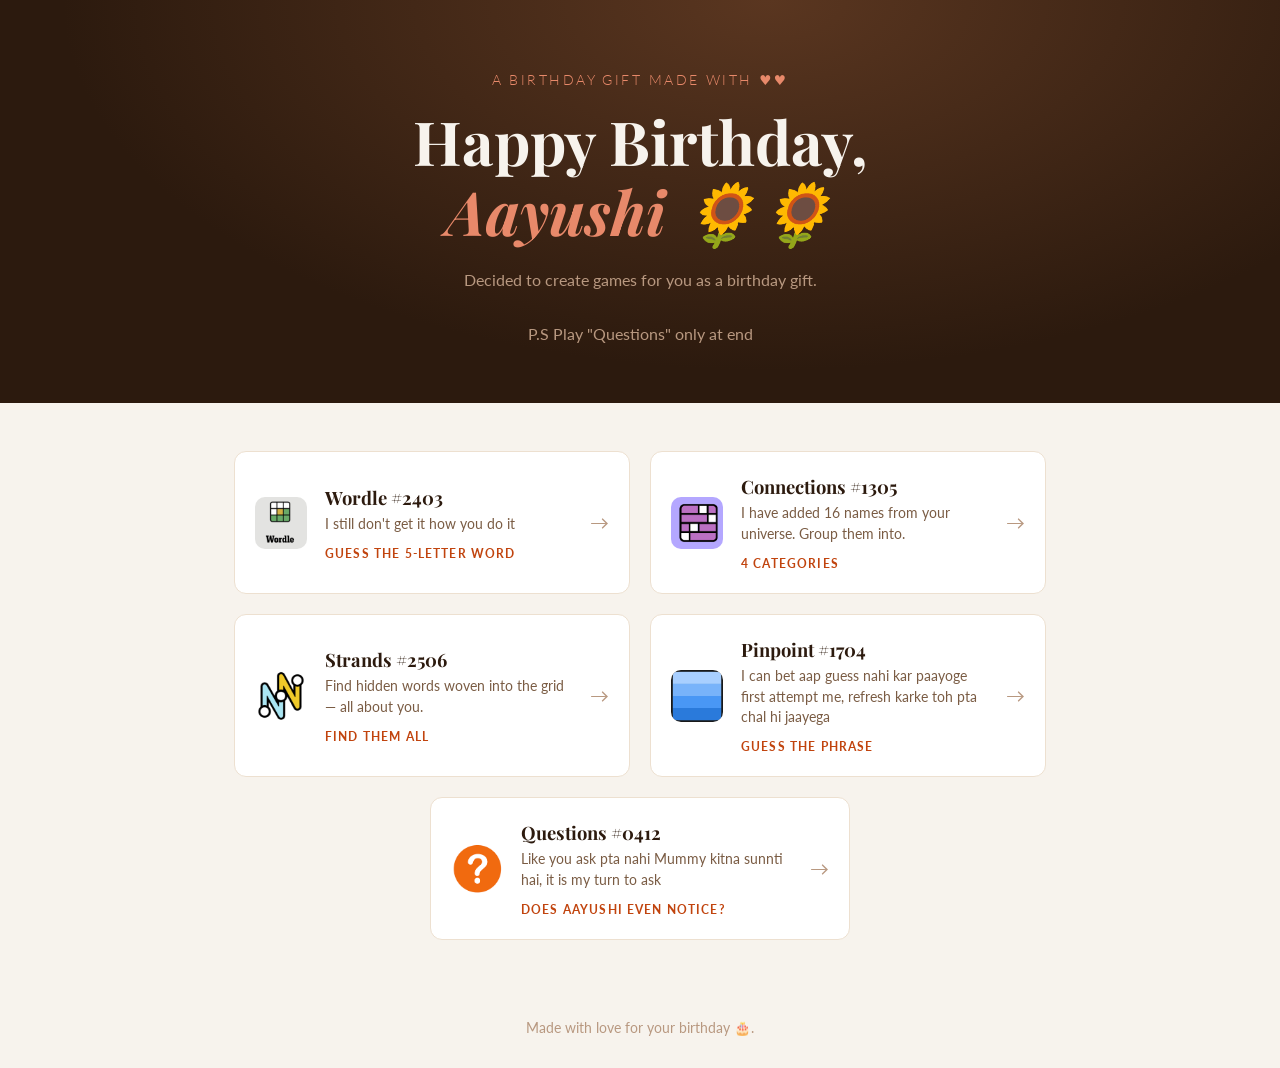
<file: index.html>
<!DOCTYPE html>
<html lang="en">
<head>
  <meta charset="UTF-8" />
  <meta name="viewport" content="width=device-width, initial-scale=1.0" />
  <title>Happy Birthday! 🎂</title>
  <link rel="preconnect" href="https://fonts.googleapis.com">
  <link href="https://fonts.googleapis.com/css2?family=Playfair+Display:wght@400;700&family=Lato:wght@300;400;700&display=swap" rel="stylesheet">
  <link rel="stylesheet" href="css/index.css" />
</head>
<body>
  <div class="hero">
    <div class="confetti-bg"></div>
    <div class="hero-content">
      <p class="eyebrow">A birthday gift made with ♥♥</p>
      <h1>Happy Birthday,<br><span class="name-slot">Aayushi 🌻🌻 </span></h1>
      <p class="subtitle">Decided to create games for you as a birthday gift.<br> <br> P.S Play "Questions" only at end </p>
    </div>
  </div>

  <main class="games-grid">

    <a href="games/wordle.html" class="game-card">
      <div class="game-icon">
        <img src="images/wordle-logo.png" alt="W">
      </div>
      <div class="game-info">
        <h2>Wordle #2403</h2>
        <p>I still don't get it how you do it</p>
        <span class="game-tag">Guess the 5-letter word</span>
      </div>
      <div class="arrow">→</div>
    </a>

    <a href="games/connections.html" class="game-card">
      <div class="game-icon">
        <img src="images/connections-logo.png" alt="C">
      </div>
      <div class="game-info">
        <h2>Connections #1305</h2>
        <p>I have added 16 names from your universe. Group them into.</p>
        <span class="game-tag">4 categories</span>
      </div>
      <div class="arrow">→</div>
    </a>

    <a href="games/strands.html" class="game-card">
      <div class="game-icon">
        <img src="images/strands-logo.png" alt="S">
      </div>
      <div class="game-info">
        <h2>Strands #2506</h2>
        <p>Find hidden words woven into the grid — all about you.</p>
        <span class="game-tag">Find them all</span>
      </div>
      <div class="arrow">→</div>
    </a>

    <a href="games/pinpoint.html" class="game-card">
      <div class="game-icon">
        <img src="images/pinpoint-logo.png" alt="✦">
      </div>
      <div class="game-info">
        <h2>Pinpoint #1704</h2>
        <p>I can bet aap guess nahi kar paayoge first attempt me, refresh karke toh pta chal hi jaayega</p>
        <span class="game-tag">Guess the Phrase</span>
      </div>
      <div class="arrow">→</div>
    </a>

    <a href="games/questions.html" class="game-card game-card-last">
      <div class="game-icon">
        <img src="images/questions-logo.png" alt="?">
      </div>
      <div class="game-info">
        <h2>Questions #0412</h2>
        <p>Like you ask pta nahi Mummy kitna sunnti hai, it is my turn to ask</p>
        <span class="game-tag">Does Aayushi even notice?</span>
      </div>
      <div class="arrow">→</div>
    </a>

  </main>

  <footer>
    <p>Made with love for your birthday 🎂. </p>
  </footer>
</body>
</html>
</file>
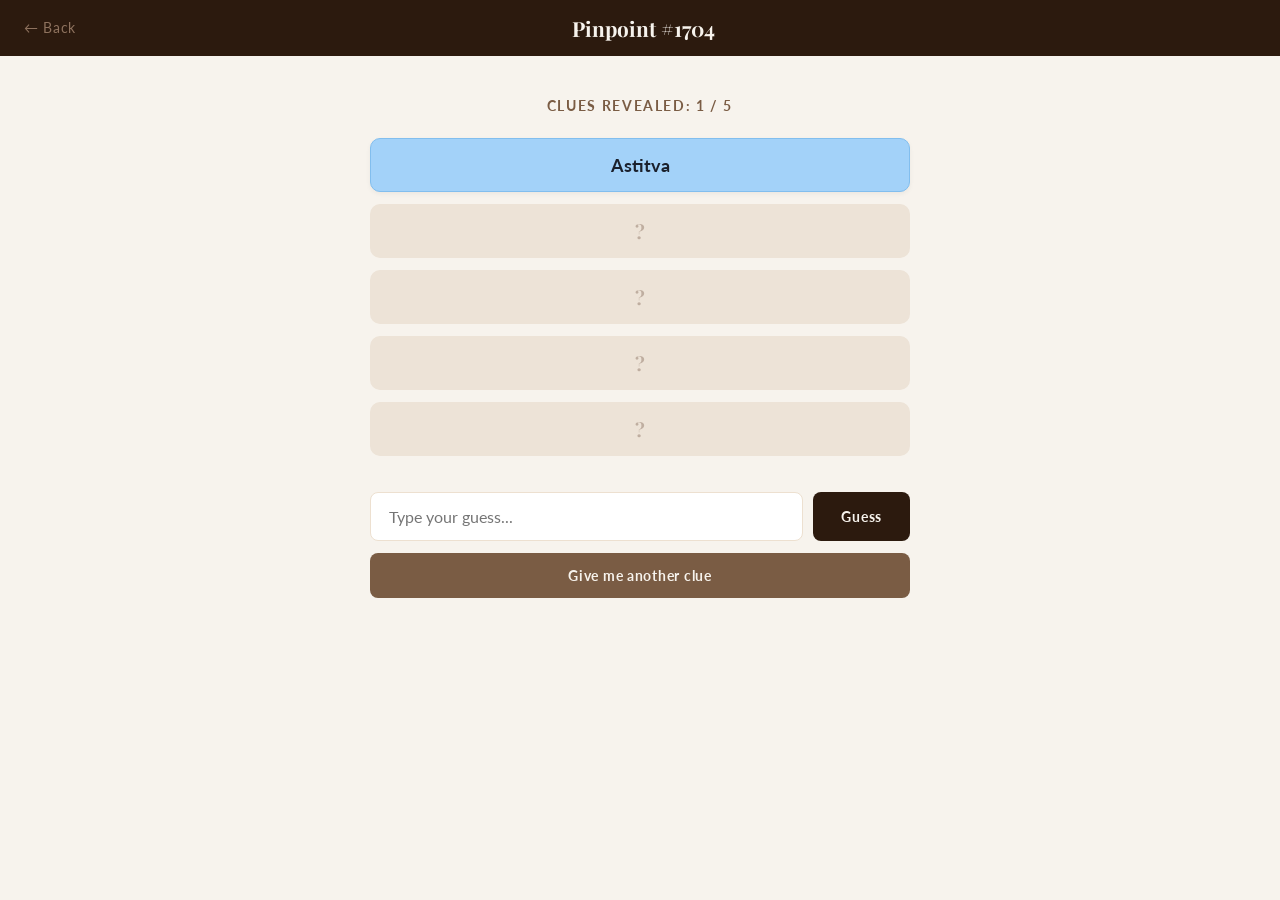
<file: games/pinpoint.html>
<!DOCTYPE html>
<html lang="en">
<head>
  <meta charset="UTF-8">
  <meta name="viewport" content="width=device-width, initial-scale=1.0">
  <title>Pinpoint | Aayushi's Birthday Edition 🎂</title>
  <link rel="preconnect" href="https://fonts.googleapis.com">
  <link href="https://fonts.googleapis.com/css2?family=Playfair+Display:wght@400;700&family=Lato:wght@300;400;700&display=swap" rel="stylesheet">
  <link rel="stylesheet" href="../css/style.css">
  <style>
    .pinpoint-container {
      width: 100%;
      max-width: 540px;
      display: flex;
      flex-direction: column;
      gap: 24px;
      margin-top: 10px;
      position: relative;
    }
    
    .guess-counter {
      text-align: center;
      font-size: 0.85rem;
      color: var(--mid);
      font-weight: 700;
      letter-spacing: 0.12em;
      text-transform: uppercase;
    }

    /* Pinpoint Grid layout with individual gaps */
    .pinpoint-grid {
      display: flex;
      flex-direction: column;
      gap: 12px;
      width: 100%;
    }
    
    /* Individual clue rows styled with the Pinpoint blue colors */
    .clue-row {
      min-height: 54px;
      display: flex;
      align-items: center;
      justify-content: center;
      padding: 12px 24px;
      text-align: center;
      font-weight: 700;
      font-size: 1.1rem;
      border-radius: 10px;
      transition: all 0.3s ease;
    }

    /* Revealed state: Progressively darker blue shades */
    .clue-row.revealed {
      color: #1a202c;
      box-shadow: 0 2px 5px rgba(0,0,0,0.05);
    }
    #row-0.revealed { background-color: #a3d2f9; border: 1px solid #82beee; }
    #row-1.revealed { background-color: #82beee; border: 1px solid #60aae3; }
    #row-2.revealed { background-color: #60aae3; border: 1px solid #4397db; }
    #row-3.revealed { background-color: #4397db; border: 1px solid #2b82cb; }
    #row-4.revealed { background-color: #2b82cb; border: 1px solid #1e6bb3; color: #ffffff; }

    /* Locked state: Muted beige placeholder with a centered '?' */
    .clue-row.locked {
      background: #ede3d7;
      color: #bfaea0;
      font-family: var(--ff-display);
      font-size: 1.2rem;
    }

    /* Answer Row styled in custom highlighted theme when game finishes */
    .answer-row {
      background-color: #e0f0fe;
      border: 1.5px solid #bae0fd;
      color: #1e40af;
      min-height: 54px;
      display: flex;
      align-items: center;
      justify-content: center;
      gap: 10px;
      font-weight: 700;
      font-size: 1.15rem;
      border-radius: 10px;
      margin-top: 4px;
    }
    
    /* Checkmark circle graphic styling */
    .check-icon {
      width: 20px;
      height: 20px;
      fill: none;
      stroke: #1e40af;
      stroke-width: 2.5;
      stroke-linecap: round;
      stroke-linejoin: round;
    }

    /* Controls Alignment matching user image layout exactly */
    .game-controls {
      display: flex;
      flex-direction: column;
      gap: 12px;
      width: 100%;
    }
    
    .input-group {
      display: flex;
      gap: 10px;
      width: 100%;
    }
    
    .guess-input {
      flex: 1;
      padding: 14px 18px;
      border: 1.5px solid var(--warm);
      border-radius: 8px;
      font-family: var(--ff-body);
      font-size: 1rem;
      outline: none;
      background: #ffffff;
    }
    
    .guess-input:focus {
      border-color: var(--light);
    }

    .btn {
      padding: 14px 28px;
    }
    
    #next-clue-btn {
      background: var(--mid);
      width: 100%;
      padding: 14px;
    }
    #next-clue-btn:hover {
      background: var(--dark);
    }

    /* Confetti Canvas Container */
    #confetti-canvas {
      position: fixed;
      top: 0;
      left: 0;
      width: 100vw;
      height: 100vh;
      pointer-events: none;
      z-index: 999;
    }
  </style>
</head>
<body class="game-shell">

  <!-- Confetti Canvas Area -->
  <canvas id="confetti-canvas"></canvas>

  <header class="game-header">
    <a href="../index.html" class="back-link">← Back</a>
    <h1>Pinpoint #1704</h1>
    <div style="width: 45px;"></div>
  </header>

  <main class="game-body">
    <div class="pinpoint-container">
      
      <div class="guess-counter" id="guess-counter">
        CLUES REVEALED: 1 / 5
      </div>

      <!-- Individual Item Grid Structure -->
      <div class="pinpoint-grid" id="pinpoint-grid">
        <div class="clue-row locked" id="row-0">?</div>
        <div class="clue-row locked" id="row-1">?</div>
        <div class="clue-row locked" id="row-2">?</div>
        <div class="clue-row locked" id="row-3">?</div>
        <div class="clue-row locked" id="row-4">?</div>
        <div id="answer-box"></div>
      </div>

      <!-- Action Elements Layer -->
      <div class="game-controls" id="game-controls">
        <div class="input-group">
          <input type="text" id="guess-input" class="guess-input" placeholder="Type your guess..." autocomplete="off">
          <button class="btn" id="submit-btn">Guess</button>
        </div>
        <button class="btn" id="next-clue-btn">Give me another clue</button>
      </div>

    </div>
  </main>

  <!-- Message Toast Component -->
  <div class="toast" id="toast">Incorrect guess! Try again.</div>

  <!-- Modal Screen (Without Play Again Loop) -->
  <div class="modal-overlay" id="modal-overlay">
    <div class="modal">
      <h2 id="modal-title">Result</h2>
      <p id="modal-desc"></p>
      <button class="btn" onclick="document.getElementById('modal-overlay').classList.remove('show')">View Results</button>
    </div>
  </div>

  <script>
    // --- CONFIDENTIAL GAME ANSWERS DATA CONFIGURATION ---
    const gameData = {
      displayAnswer: "People jisne baat karne ke liye Tanmey ka phone disconnect kiya gya hai Crying in corner 😭",
      acceptableAnswers: [
        "disconnect tanmey call",
        "ignore tanmey",
        "disconnect tanmey",
        "tanmey call"
      ],
      clues: [
        "Astitva",
        "Ashutosh",
        "Pragati",
        "Rakesh",
        "Almost everyone at Optum"
      ]
    };

    let currentClueIndex = 0;
    const maxClues = gameData.clues.length;

    const guessInput = document.getElementById('guess-input');
    const submitBtn = document.getElementById('submit-btn');
    const nextClueBtn = document.getElementById('next-clue-btn');
    const guessCounter = document.getElementById('guess-counter');
    const toast = document.getElementById('toast');
    const modalOverlay = document.getElementById('modal-overlay');
    const modalTitle = document.getElementById('modal-title');
    const modalDesc = document.getElementById('modal-desc');
    const answerBox = document.getElementById('answer-box');
    const gameControls = document.getElementById('game-controls');

    function initGame() {
      revealNextClue();
    }

    function revealNextClue() {
      if (currentClueIndex < maxClues) {
        const currentRow = document.getElementById(`row-${currentClueIndex}`);
        if (currentRow) {
          currentRow.classList.remove('locked');
          currentRow.classList.add('revealed');
          currentRow.innerText = gameData.clues[currentClueIndex];
        }

        currentClueIndex++;
        updateCounter();

        if (currentClueIndex === maxClues) {
          nextClueBtn.style.display = 'none';
        }
      }
    }

    function updateCounter() {
      guessCounter.innerText = `CLUES REVEALED: ${currentClueIndex} / ${maxClues}`;
    }

    function showToast(message) {
      toast.innerText = message;
      toast.classList.add('show');
      setTimeout(() => toast.classList.remove('show'), 2500);
    }

    function revealFinalAnswer(won) {
      // Create the blue check badge row under the clues
      answerBox.innerHTML = `
        <div class="answer-row">
          <svg class="check-icon" viewBox="0 0 24 24">
            <circle cx="12" cy="12" r="10" fill="none" stroke="#1e40af" stroke-width="2"/>
            <path d="M8 12.5l2.5 2.5 5-5" stroke="#1e40af" stroke-width="2.5" stroke-linecap="round" stroke-linejoin="round"/>
          </svg>
          <span>${gameData.displayAnswer}</span>
        </div>
      `;

      // Instantly pop open any remaining unrevealed boxes
      while (currentClueIndex < maxClues) {
        revealNextClue();
      }

      // Turn off active interaction elements 
      gameControls.style.display = 'none';

      if (won) {
        modalTitle.innerText = "You Nailed It! 🎉";
        modalDesc.innerText = `It was difficult!".`;
        startConfetti();
      } else {
        modalTitle.innerText = "Revealed! 👀";
        modalDesc.innerText = `Sorry had to make it difficult.`;
      }
      
      // Delay modal slightly so she can appreciate the confetti & board reveal
      setTimeout(() => {
        modalOverlay.classList.add('show');
      }, 400);
    }

    function handleGuess() {
      const userGuess = guessInput.value.trim().toLowerCase();
      if (!userGuess) return;

      const isCorrect = gameData.acceptableAnswers.some(ans => ans.trim().toLowerCase() === userGuess);

      if (isCorrect) {
        revealFinalAnswer(true);
      } else {
        guessInput.value = '';
        if (currentClueIndex < maxClues) {
          showToast("Not quite! Revealing next clue...");
          revealNextClue();
        } else {
          revealFinalAnswer(false);
        }
      }
    }

    // --- Native Canvas Confetti Animation Engine ---
    function startConfetti() {
      const canvas = document.getElementById("confetti-canvas");
      const ctx = canvas.getContext("2d");
      
      canvas.width = window.innerWidth;
      canvas.height = window.innerHeight;
      
      const colors = ['#a3d2f9', '#60aae3', '#2b82cb', '#C1440E', '#E8896A', '#D4A833', '#5A7A52'];
      const particles = [];
      
      for (let i = 0; i < 150; i++) {
        particles.push({
          x: Math.random() * canvas.width,
          y: Math.random() * canvas.height - canvas.height,
          r: Math.random() * 6 + 4,
          d: Math.random() * canvas.height,
          color: colors[Math.floor(Math.random() * colors.length)],
          tilt: Math.random() * 10 - 5,
          tiltAngleIncremental: Math.random() * 0.07 + 0.02,
          tiltAngle: 0
        });
      }
      
      let animationFrameId;
      let duration = 0;

      function draw() {
        ctx.clearRect(0, 0, canvas.width, canvas.height);
        
        particles.forEach((p, index) => {
          p.tiltAngle += p.tiltAngleIncremental;
          p.y += (Math.cos(p.d) + 3 + p.r / 2) / 2;
          p.x += Math.sin(p.tiltAngle);
          p.tilt = Math.sin(p.tiltAngle - index / 3) * 15;
          
          ctx.beginPath();
          ctx.lineWidth = p.r;
          ctx.strokeStyle = p.color;
          ctx.moveTo(p.x + p.tilt + p.r / 2, p.y);
          ctx.lineTo(p.x + p.tilt, p.y + p.tilt + p.r / 2);
          ctx.stroke();
          
          // Loop particles back to top if they go off screen
          if (p.y > canvas.height) {
            p.x = Math.random() * canvas.width;
            p.y = -20;
          }
        });
        
        duration++;
        // Run animation for roughly 4-5 seconds
        if (duration < 250) {
          animationFrameId = requestAnimationFrame(draw);
        } else {
          ctx.clearRect(0, 0, canvas.width, canvas.height);
          cancelAnimationFrame(animationFrameId);
        }
      }
      
      draw();
      
      window.addEventListener('resize', () => {
        canvas.width = window.innerWidth;
        canvas.height = window.innerHeight;
      });
    }

    submitBtn.addEventListener('click', handleGuess);
    nextClueBtn.addEventListener('click', revealNextClue);
    guessInput.addEventListener('keypress', (e) => {
      if (e.key === 'Enter') handleGuess();
    });

    initGame();
  </script>
</body>
</html>
</file>
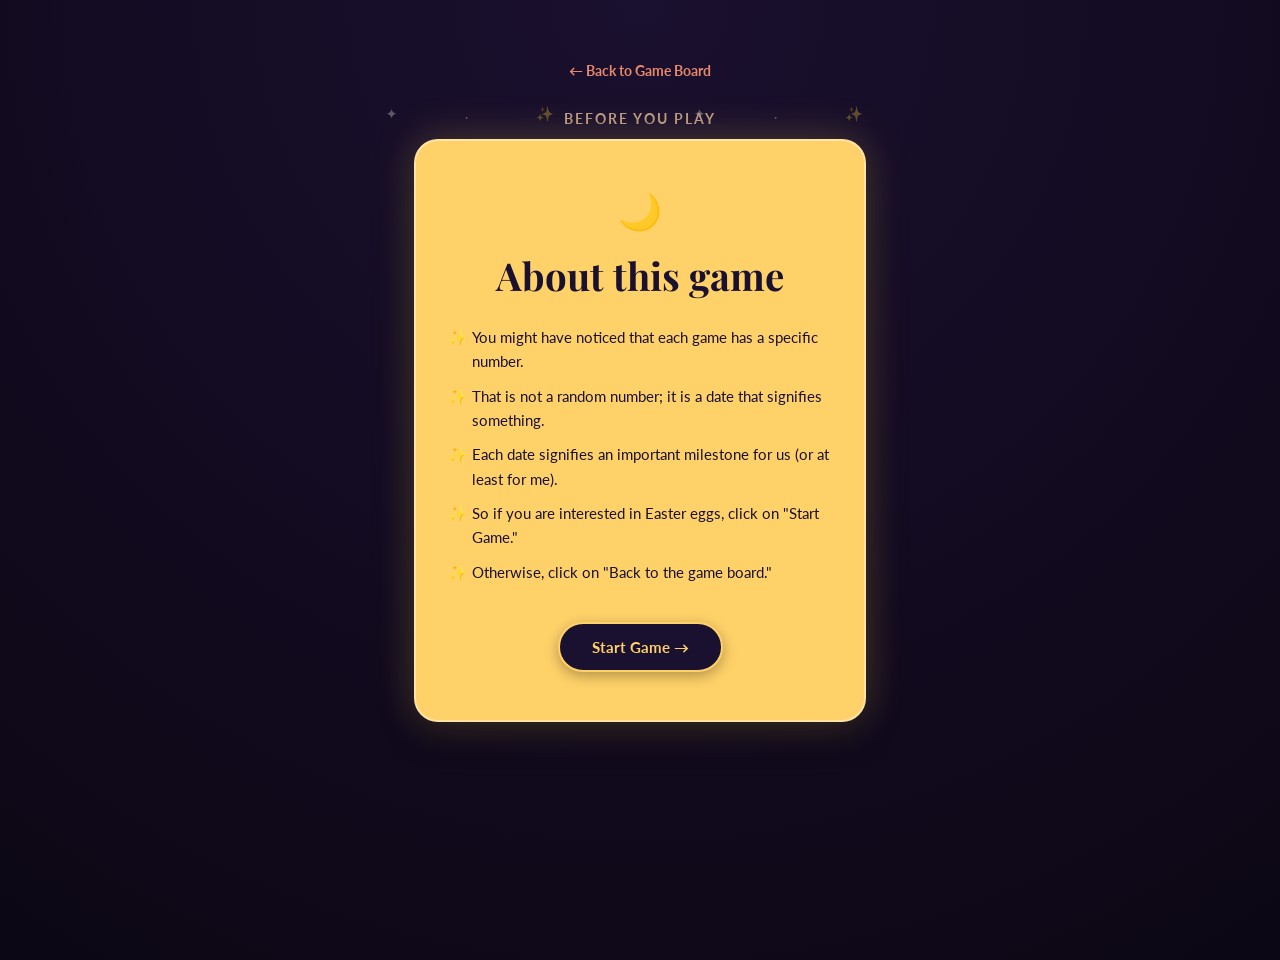
<file: games/questions.html>
<!DOCTYPE html>
<html lang="en">
<head>
  <meta charset="UTF-8" />
  <meta name="viewport" content="width=device-width, initial-scale=1.0" />
  <title> Us 🌙</title>
  <link rel="preconnect" href="https://fonts.googleapis.com">
  <link href="https://fonts.googleapis.com/css2?family=Playfair+Display:wght@400;700&family=Lato:wght@300;400;700&display=swap" rel="stylesheet">
  <link rel="stylesheet" href="../css/index.css" />

  <style>
    /* Vibrant, Celestial Makeover */
    body {
      background: radial-gradient(circle at 50% 0%, #1a102f 0%, #0c0714 100%) !important;
      color: #f7f3ed !important;
      position: relative;
      overflow-x: hidden;
    }

    /* Subtle twinkling star accents */
    body::before {
      content: '✦  .  ✨  .  ✦  .  ✨';
      position: absolute;
      top: 5%;
      left: 50%;
      transform: translateX(-50%);
      letter-spacing: 2rem;
      font-size: 0.9rem;
      opacity: 0.3;
      color: #fff;
      pointer-events: none;
    }

    .game-container {
      max-width: 500px;
      margin: 60px auto;
      padding: 0 24px;
      text-align: center;
      position: relative;
      z-index: 2;
    }

    .back-btn {
      display: inline-block;
      margin-bottom: 32px;
      font-size: 0.9rem;
      color: #e8896a; 
      font-weight: 700;
      text-decoration: none;
      transition: transform 0.15s;
    }
    .back-btn:hover {
      transform: translateX(-4px);
      color: #ffd269;
    }

    .progress-track {
      font-size: 0.85rem;
      text-transform: uppercase;
      letter-spacing: 0.15em;
      color: #b89880;
      margin-bottom: 12px;
      font-weight: 700;
    }

    /* Vibrant, Sunny Focal Card (Shared Styles) */
    .flash-card {
      background: #ffd269; 
      color: #1a102f; 
      border-radius: 24px;
      padding: 48px 32px;
      box-shadow: 0 0 40px rgba(255, 210, 105, 0.25), 0 12px 32px rgba(0, 0, 0, 0.4);
      border: 2px solid rgba(255, 255, 255, 0.4);
      margin-bottom: 24px;
      min-height: 300px;
      display: flex;
      flex-direction: column;
      justify-content: center;
      align-items: center;
      transition: transform 0.2s ease;
      position: relative;
    }

    .card-icon {
      font-size: 2.2rem;
      margin-bottom: 16px;
      animation: float 3s ease-in-out infinite;
    }

    @keyframes float {
      0%, 100% { transform: translateY(0); }
      50% { transform: translateY(-6px); }
    }

    .card-title {
      font-family: var(--ff-display);
      font-size: 2.4rem;
      font-weight: 700;
      margin-bottom: 16px;
    }

    .card-date {
      font-family: var(--ff-display);
      font-size: 3rem;
      font-weight: 700;
      margin-bottom: 12px;
      letter-spacing: -0.01em;
      text-shadow: 0 2px 4px rgba(26, 16, 47, 0.08);
    }

    .card-prompt {
      font-family: var(--ff-body);
      font-size: 1.15rem;
      font-weight: 700;
      text-transform: uppercase;
      letter-spacing: 0.05em;
      opacity: 0.8;
      margin-bottom: 28px;
    }

    /* Rules List Custom Styling */
    .rules-list {
      text-align: left;
      margin: 8px 0 28px 0;
      font-family: var(--ff-body);
      font-size: 0.95rem;
      line-height: 1.6;
      list-style-type: none;
    }
    
    .rules-list li {
      margin-bottom: 10px;
      position: relative;
      padding-left: 24px;
    }

    .rules-list li::before {
      content: "✨";
      position: absolute;
      left: 0;
      top: 0;
    }

    /* Deep Cosmic Contrast Buttons */
    .action-btn {
      background: #1a102f;
      color: #ffd269; 
      border: 2px solid #ffd269;
      padding: 14px 32px;
      font-family: var(--ff-body);
      font-size: 0.95rem;
      font-weight: 700;
      border-radius: 30px;
      cursor: pointer;
      box-shadow: 0 4px 14px rgba(0, 0, 0, 0.3);
      transition: all 0.2s ease;
    }
    
    .action-btn:hover {
      transform: translateY(-2px);
      background: #ffd269;
      color: #1a102f;
      border-color: #1a102f;
    }

    /* Answer Display Container */
    .answer-box {
      margin-top: 24px;
      font-size: 1.2rem;
      font-family: var(--ff-display);
      font-style: italic;
      color: #1a102f;
      font-weight: 700;
      min-height: 40px;
      line-height: 1.6;
      max-width: 90%;
      opacity: 0;
      transform: translateY(10px);
      transition: opacity 0.3s ease, transform 0.3s ease;
      border-top: 1.5px dashed rgba(26, 16, 47, 0.2);
      padding-top: 16px;
    }
    .answer-box.visible {
      opacity: 1;
      transform: translateY(0);
    }

    /* Utility to swap views */
    .hidden {
      display: none !important;
    }
  </style>
</head>
<body>

  <div class="game-container">
    <a href="../index.html" class="back-btn">← Back to Game Board</a>
    
    <div id="rulesScreen">
      <div class="progress-track">Before You Play</div>
      <div class="flash-card">
        <div class="card-icon">🌙</div>
        <div class="card-title">About this game</div>
        
        <ul class="rules-list">
          <li>You might have noticed that each game has a specific number.</li>
		  <li>That is not a random number; it is a date that signifies something.</li>
		  <li>Each date signifies an important milestone for us (or at least for me).</li>
		  <li>So if you are interested in Easter eggs, click on "Start Game."</li>
		  <li>Otherwise, click on "Back to the game board."</li>

        </ul>
        
        <button class="action-btn" onclick="startGame()">Start Game →</button>
      </div>
    </div>

    <div id="gameplayScreen" class="hidden">
      <div class="progress-track" id="progressText">Question 1 of 5</div>

      <div class="flash-card">
        <div class="card-icon">🌙✨</div>
        <div class="card-date" id="targetDate">04-12-2024</div>
        <div class="card-prompt">What does this date signify?</div>
        
        <button class="action-btn" id="actionButton" onclick="handleButtonClick()">Reveal Answer</button>
        
        <div class="answer-box" id="answerBox">
          This is the day day you joined Optum! I think some days you might Question your decision to join this company, given itna irritate karta hu 😜
        </div>
      </div>
    </div>
  </div>
  
  <div id="successScreen" class="hidden">
      <div class="progress-track">Game Complete! 🌻🌻</div>
      <div class="flash-card">
        <div class="card-icon">❤️</div>
        <div class="card-title">Happy Birthday Once again</div>
        
        <p style="font-family: var(--ff-body); font-size: 1.1rem; line-height: 1.6; margin-bottom: 24px; color: #1a102f; font-weight: 600;">
           I hope you had fun playing! Thank you for simply existing and making my life so beautiful. I hope today brings you so much happiness, and that each tomorrow is even brighter than yesterday.
        </p>
        
        <a href="../index.html" class="action-btn" style="text-decoration: none; display: inline-block;">Back to Game Board</a>
      </div>
    </div>

  <script>
    // Quiz core data
    const quizData = [
		{ date: "24-03-2025", answer: "This is the day we met for the first time in person. I know we didn't really talk too much back then. To be honest, I never imagined that day how important you would become to me. But just like in Wordle, with time we would figure out place in each other's life " },
      { date: "24-03-2025", answer: "This is the day we met for the first time in person. I know we didn't really talk too much back then. To be honest, I never imagined that day how important you would become to me. But just like in Wordle, with time we would figure out place in each other's life " },
      { date: "13-05-2025", answer: "This is the day you first texted me on WhatsApp. Since that day, our Connection has only grown stronger." },
      { date: "25-06-2025", answer: "This is the day I first confessed to having feelings for you, making our friendship as complicated as Strands." },
      { date: "17-04-2026", answer: "This is the day we finally got to spend time together in person, and I can easily pinpoint it as my absolute favorite memory." }
    ];

    let currentIndex = 0;
    let isRevealed = false;

    // View Switching Elements
    const rulesScreen = document.getElementById('rulesScreen');
    const gameplayScreen = document.getElementById('gameplayScreen');
	const successScreen = document.getElementById('successScreen');

    // Gameplay UI Elements
    const progressText = document.getElementById('progressText');
    const targetDate = document.getElementById('targetDate');
    const actionButton = document.getElementById('actionButton');
    const answerBox = document.getElementById('answerBox');

    // Transitions from Rules View to Quiz View
    function startGame() {
      rulesScreen.classList.add('hidden');
      gameplayScreen.classList.remove('hidden');
    }

    // Handles the interactive step mechanics
    function handleButtonClick() {
      if (!isRevealed) {
        answerBox.classList.add('visible');
        if (currentIndex < quizData.length - 1) {
          actionButton.innerText = "Next Question →";
        } else {
          actionButton.innerText = "Finish Game 🌻🌻";
        }
        isRevealed = true;
      } else {
        if (currentIndex < quizData.length - 1) {
          currentIndex++;
          isRevealed = false;
          
          answerBox.classList.remove('visible');
          setTimeout(() => {
            progressText.innerText = `Question ${currentIndex + 1} of ${quizData.length}`;
            targetDate.innerText = quizData[currentIndex].date;
            answerBox.innerText = quizData[currentIndex].answer;
            actionButton.innerText = "Reveal Answer";
          }, 200);
        } else {
          gameplayScreen.classList.add('hidden');
          successScreen.classList.remove('hidden');
        }
      }
    }
  </script>

</body>
</html>
</file>
<file: css/index.css>
/* ── Tokens ─────────────────────────────────────────── */
:root {
  --cream:    #F7F3ED;
  --warm:     #EDE0D0;
  --rust:     #C1440E;
  --rust-lt:  #E8896A;
  --dark:     #2C1A0E;
  --mid:      #7A5C44;
  --light:    #B89880;
  --green:    #5A7A52;
  --yellow:   #D4A833;
  --ff-display: 'Playfair Display', Georgia, serif;
  --ff-body:    'Lato', system-ui, sans-serif;
}

/* ── Reset ───────────────────────────────────────────── */
*, *::before, *::after { box-sizing: border-box; margin: 0; padding: 0; }
html { font-size: 16px; }
body {
  background: var(--cream);
  color: var(--dark);
  font-family: var(--ff-body);
  min-height: 100vh;
}
a { text-decoration: none; color: inherit; }

/* ── Hero ────────────────────────────────────────────── */
.hero {
  position: relative;
  text-align: center;
  padding: 72px 24px 56px;
  background: var(--dark);
  overflow: hidden;
}
.hero::after {
  content: '';
  position: absolute;
  inset: 0;
  background: radial-gradient(ellipse at 60% 0%, #5a3620 0%, transparent 65%);
  pointer-events: none;
}
.hero-content { position: relative; z-index: 1; }
.eyebrow {
  font-family: var(--ff-body);
  font-weight: 300;
  font-size: 0.85rem;
  letter-spacing: 0.18em;
  text-transform: uppercase;
  color: var(--rust-lt);
  margin-bottom: 18px;
}
.hero h1 {
  font-family: var(--ff-display);
  font-size: clamp(2.2rem, 6vw, 3.8rem);
  font-weight: 700;
  color: var(--cream);
  line-height: 1.15;
  margin-bottom: 20px;
}
.name-slot {
  color: var(--rust-lt);
  font-style: italic;
}
.subtitle {
  color: var(--light);
  font-size: 1rem;
  line-height: 1.7;
  max-width: 400px;
  margin: 0 auto;
}

/* ── Games Grid ──────────────────────────────────────── */
.games-grid {
  display: grid;
  grid-template-columns: 1fr; /* Stack vertically on mobile devices */
  gap: 20px;
  max-width: 860px;
  margin: 48px auto;
  padding: 0 24px;
}

/* On screens wide enough to fit two cards side-by-side cleanly */
@media (min-width: 650px) {
  .games-grid {
    grid-template-columns: repeat(2, 1fr);
  }
  /* Forces the 5th item to occupy the entire bottom row row layout, but centers itself */
  .game-card-last {
    grid-column: 1 / span 2;
    justify-self: center;
    width: 100%;
    max-width: 420px; /* Matches the approximate scaling width of the other grid elements */
  }
}

.game-card {
  display: flex;
  align-items: center;
  gap: 18px;
  background: #fff;
  border: 1.5px solid var(--warm);
  border-radius: 12px;
  padding: 22px 20px;
  transition: transform 0.15s, box-shadow 0.15s, border-color 0.15s;
  cursor: pointer;
}
.game-card:hover {
  transform: translateY(-3px);
  box-shadow: 0 8px 28px rgba(44,26,14,0.10);
  border-color: var(--rust-lt);
}
.game-icon {
  flex-shrink: 0;
  width: 52px; height: 52px;
  background: var(--dark);
  color: var(--cream);
  border-radius: 10px;
  display: flex; align-items: center; justify-content: center;
  font-family: var(--ff-display);
  font-size: 1.4rem;
  font-weight: 700;
  overflow: hidden;
}

.game-icon img {
  width: 100%;
  height: 100%;
  object-fit: cover; 
}

.game-info { flex: 1; }
.game-info h2 {
  font-family: var(--ff-display);
  font-size: 1.15rem;
  margin-bottom: 4px;
}
.game-info p {
  font-size: 0.85rem;
  color: var(--mid);
  line-height: 1.5;
  margin-bottom: 8px;
}
.game-tag {
  font-size: 0.72rem;
  letter-spacing: 0.1em;
  text-transform: uppercase;
  color: var(--rust);
  font-weight: 700;
}
.arrow {
  color: var(--light);
  font-size: 1.2rem;
  flex-shrink: 0;
  transition: transform 0.15s;
}
.game-card:hover .arrow { transform: translateX(4px); color: var(--rust); }

/* ── Footer ──────────────────────────────────────────── */
footer {
  text-align: center;
  padding: 32px 24px;
  color: var(--light);
  font-size: 0.85rem;
}
</file>
<file: css/style.css>
/* ── Tokens ─────────────────────────────────────────── */
:root {
  --cream:    #F7F3ED;
  --warm:     #EDE0D0;
  --rust:     #C1440E;
  --rust-lt:  #E8896A;
  --dark:     #2C1A0E;
  --mid:      #7A5C44;
  --light:    #B89880;
  --green:    #5A7A52;
  --yellow:   #D4A833;
  --ff-display: 'Playfair Display', Georgia, serif;
  --ff-body:    'Lato', system-ui, sans-serif;
}

/* ── Reset ───────────────────────────────────────────── */
*, *::before, *::after { box-sizing: border-box; margin: 0; padding: 0; }
html { font-size: 16px; }
body {
  background: var(--cream);
  color: var(--dark);
  font-family: var(--ff-body);
  min-height: 100vh;
}
a { text-decoration: none; color: inherit; }

/* ── Hero ────────────────────────────────────────────── */
.hero {
  position: relative;
  text-align: center;
  padding: 72px 24px 56px;
  background: var(--dark);
  overflow: hidden;
}
.hero::after {
  content: '';
  position: absolute;
  inset: 0;
  background: radial-gradient(ellipse at 60% 0%, #5a3620 0%, transparent 65%);
  pointer-events: none;
}
.hero-content { position: relative; z-index: 1; }
.eyebrow {
  font-family: var(--ff-body);
  font-weight: 300;
  font-size: 0.85rem;
  letter-spacing: 0.18em;
  text-transform: uppercase;
  color: var(--rust-lt);
  margin-bottom: 18px;
}
.hero h1 {
  font-family: var(--ff-display);
  font-size: clamp(2.2rem, 6vw, 3.8rem);
  font-weight: 700;
  color: var(--cream);
  line-height: 1.15;
  margin-bottom: 20px;
}
.name-slot {
  color: var(--rust-lt);
  font-style: italic;
}
.subtitle {
  color: var(--light);
  font-size: 1rem;
  line-height: 1.7;
  max-width: 400px;
  margin: 0 auto;
}

/* ── Games Grid ──────────────────────────────────────── */
.games-grid {
  display: grid;
  grid-template-columns: repeat(auto-fit, minmax(280px, 1fr));
  gap: 20px;
  max-width: 860px;
  margin: 48px auto;
  padding: 0 24px;
}
.game-card {
  display: flex;
  align-items: center;
  gap: 18px;
  background: #fff;
  border: 1.5px solid var(--warm);
  border-radius: 12px;
  padding: 22px 20px;
  transition: transform 0.15s, box-shadow 0.15s, border-color 0.15s;
  cursor: pointer;
}
.game-card:hover {
  transform: translateY(-3px);
  box-shadow: 0 8px 28px rgba(44,26,14,0.10);
  border-color: var(--rust-lt);
}
.game-icon {
  flex-shrink: 0;
  width: 52px; height: 52px;
  background: var(--dark);
  color: var(--cream);
  border-radius: 10px;
  display: flex; align-items: center; justify-content: center;
  font-family: var(--ff-display);
  font-size: 1.4rem;
  font-weight: 700;
}
.game-info { flex: 1; }
.game-info h2 {
  font-family: var(--ff-display);
  font-size: 1.15rem;
  margin-bottom: 4px;
}
.game-info p {
  font-size: 0.85rem;
  color: var(--mid);
  line-height: 1.5;
  margin-bottom: 8px;
}
.game-tag {
  font-size: 0.72rem;
  letter-spacing: 0.1em;
  text-transform: uppercase;
  color: var(--rust);
  font-weight: 700;
}
.arrow {
  color: var(--light);
  font-size: 1.2rem;
  flex-shrink: 0;
  transition: transform 0.15s;
}
.game-card:hover .arrow { transform: translateX(4px); color: var(--rust); }

/* ── Footer ──────────────────────────────────────────── */
footer {
  text-align: center;
  padding: 32px 24px;
  color: var(--light);
  font-size: 0.85rem;
}

/* ── Shared Game Shell ───────────────────────────────── */
.game-shell {
  min-height: 100vh;
  display: flex;
  flex-direction: column;
}
.game-header {
  background: var(--dark);
  padding: 14px 24px;
  display: flex;
  align-items: center;
  gap: 16px;
}
.back-link {
  color: var(--light);
  font-size: 0.85rem;
  letter-spacing: 0.05em;
  text-decoration: none;
  opacity: 0.7;
  transition: opacity 0.1s;
}
.back-link:hover { opacity: 1; }
.game-header h1 {
  font-family: var(--ff-display);
  color: var(--cream);
  font-size: 1.3rem;
  flex: 1;
  text-align: center;
}
.game-body {
  flex: 1;
  display: flex;
  flex-direction: column;
  align-items: center;
  padding: 32px 16px;
  gap: 20px;
}

/* ── Modal / Toast ───────────────────────────────────── */
.toast {
  position: fixed;
  top: 24px; left: 50%;
  transform: translateX(-50%) translateY(-80px);
  background: var(--dark);
  color: var(--cream);
  padding: 12px 24px;
  border-radius: 8px;
  font-size: 0.9rem;
  font-weight: 700;
  transition: transform 0.3s;
  z-index: 100;
  pointer-events: none;
}
.toast.show { transform: translateX(-50%) translateY(0); }

.modal-overlay {
  position: fixed; inset: 0;
  background: rgba(44,26,14,0.6);
  display: flex; align-items: center; justify-content: center;
  z-index: 200;
  opacity: 0; pointer-events: none;
  transition: opacity 0.2s;
}
.modal-overlay.show { opacity: 1; pointer-events: all; }
.modal {
  background: var(--cream);
  border-radius: 16px;
  padding: 36px 32px;
  max-width: 360px;
  width: 90%;
  text-align: center;
}
.modal h2 { font-family: var(--ff-display); font-size: 1.6rem; margin-bottom: 12px; }
.modal p { color: var(--mid); line-height: 1.6; margin-bottom: 20px; }
.btn {
  display: inline-block;
  background: var(--dark);
  color: var(--cream);
  padding: 12px 28px;
  border-radius: 8px;
  font-family: var(--ff-body);
  font-size: 0.9rem;
  font-weight: 700;
  letter-spacing: 0.05em;
  border: none;
  cursor: pointer;
  transition: background 0.15s;
}
.btn:hover { background: var(--rust); }

/* ── Keyboard (Wordle) ───────────────────────────────── */
.keyboard {
  display: flex;
  flex-direction: column;
  gap: 6px;
  width: 100%;
  max-width: 480px;
}
.keyboard-row {
  display: flex;
  justify-content: center;
  gap: 5px;
}
.key {
  height: 56px;
  min-width: 36px;
  padding: 0 8px;
  border: none;
  border-radius: 6px;
  background: var(--warm);
  color: var(--dark);
  font-family: var(--ff-body);
  font-size: 0.8rem;
  font-weight: 700;
  cursor: pointer;
  transition: background 0.15s;
  text-transform: uppercase;
}
.key.wide { min-width: 56px; font-size: 0.7rem; }
.key.correct { background: var(--green); color: #fff; }
.key.present { background: var(--yellow); color: #fff; }
.key.absent  { background: var(--mid);   color: #fff; }

@media (max-width: 480px) {
  .key { min-width: 30px; height: 48px; font-size: 0.72rem; }
  .key.wide { min-width: 46px; }
}
</file>
